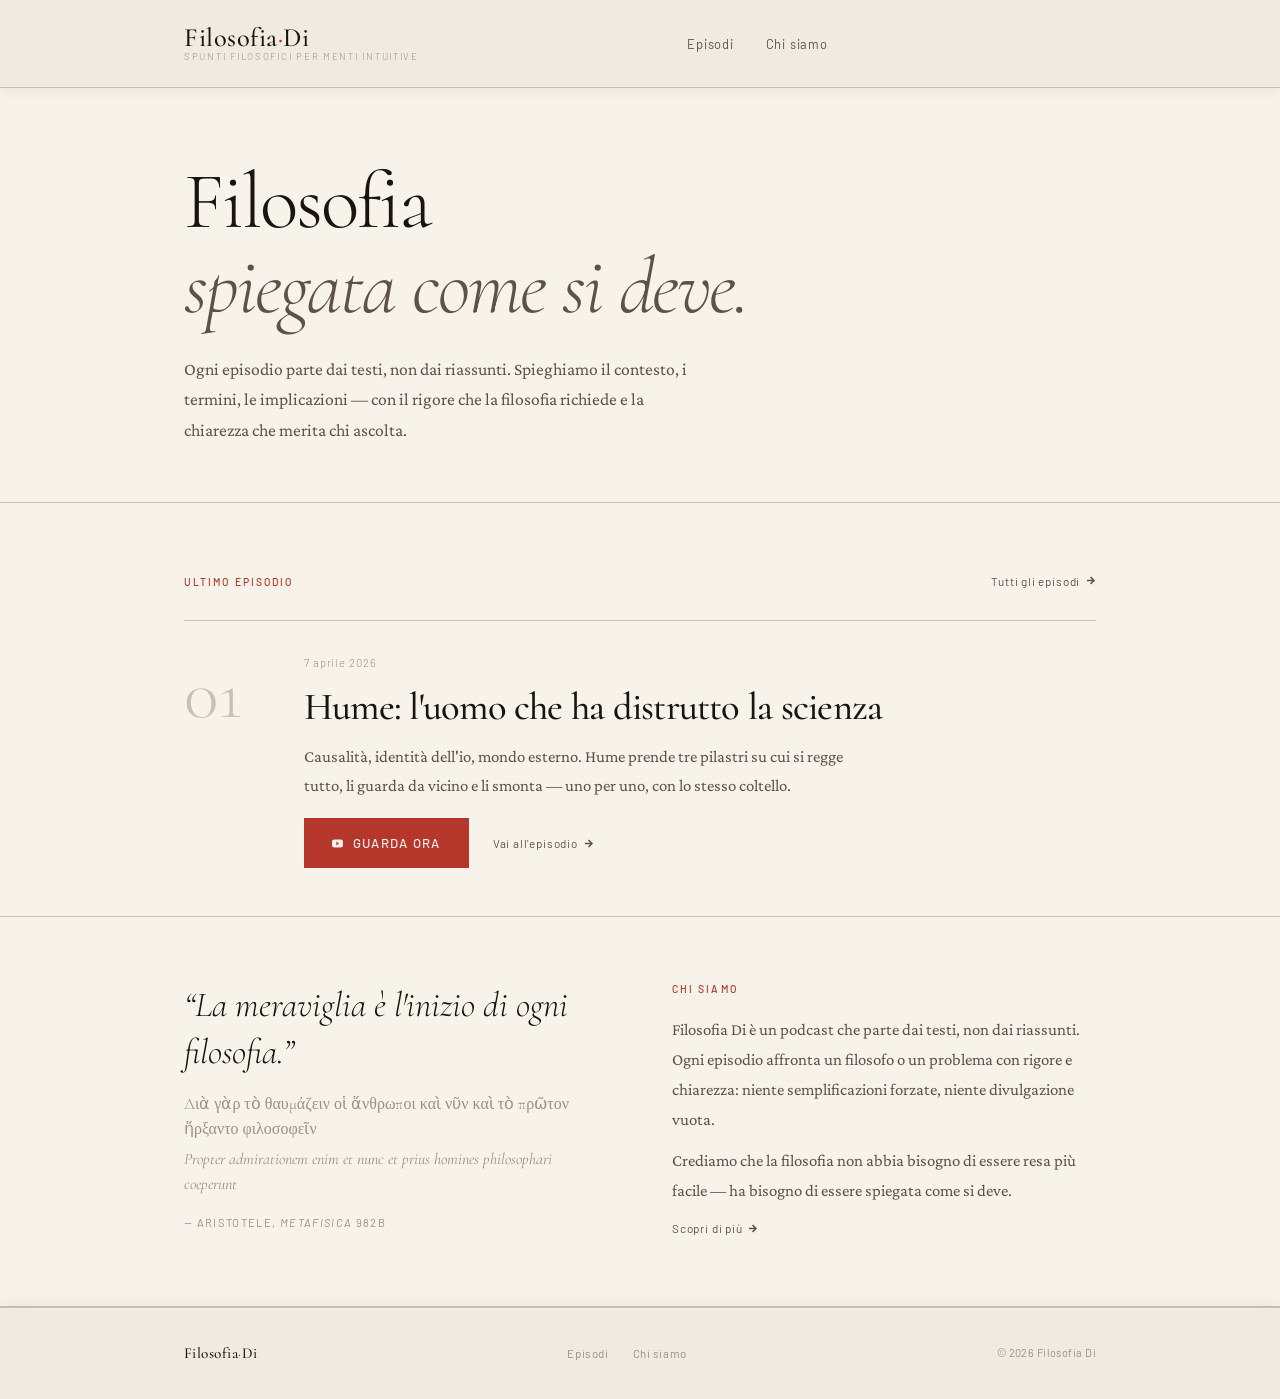
<file: index.html>
<!DOCTYPE html>
<html lang="it">
<head>
  <meta charset="UTF-8">
  <meta name="viewport" content="width=device-width, initial-scale=1.0">
  <meta name="description" content="Filosofia Di — Spunti filosofici per menti intuitive. Podcast di filosofia chiaro, rigoroso, accessibile.">
  <title>Filosofia Di — Spunti filosofici per menti intuitive</title>
  <link rel="preconnect" href="https://fonts.googleapis.com">
  <link rel="preconnect" href="https://fonts.gstatic.com" crossorigin>
  <link href="https://fonts.googleapis.com/css2?family=Cormorant:ital,wght@0,300;0,400;0,500;0,600;1,300;1,400;1,500&family=Crimson+Pro:ital,opsz,wght@0,6..72,300;0,6..72,400;0,6..72,600;1,6..72,300;1,6..72,400&family=Barlow:wght@300;400;500&display=swap" rel="stylesheet">
  <link rel="stylesheet" href="style.css">
</head>
<body>

<header class="site-header">
  <nav class="nav-inner">
    <a href="index.html" class="nav-logo">
      <span class="nav-logo-main">Filosofia<span class="dot">·</span>Di</span>
      <span class="nav-logo-sub">Spunti filosofici per menti intuitive</span>
    </a>
    <button class="nav-toggle" aria-label="Apri menu" aria-expanded="false">
      <span></span><span></span><span></span>
    </button>
    <ul class="nav-links">
      <li><a href="episodi.html">Episodi</a></li>
      <li><a href="chi-siamo.html">Chi siamo</a></li>
    </ul>
    <div class="nav-end">
      <!-- PIATTAFORME — decommentare quando disponibili
      <a href="#" class="nav-icon" aria-label="Spotify">...</a>
      <a href="#" class="nav-icon" aria-label="YouTube">...</a>
      -->
    </div>
  </nav>
</header>

<main class="page-wrap">

  <!-- IDENTITY -->
  <section class="identity-section">
    <div class="container">
      <h1 class="identity-tagline animate-in">
        Filosofia<br>
        <em>spiegata come si deve.</em>
      </h1>
      <p class="identity-desc animate-in">
        Ogni episodio parte dai testi, non dai riassunti. Spieghiamo il contesto, i termini, le implicazioni — con il rigore che la filosofia richiede e la chiarezza che merita chi ascolta.
      </p>
    </div>
  </section>

  <!-- ULTIMO EPISODIO -->
  <section class="ep-featured-section">
    <div class="container">
      <div class="sec-label reveal">
        <span class="label">Ultimo episodio</span>
        <a href="episodi.html" class="link-arrow">
          Tutti gli episodi
          <svg width="11" height="11" viewBox="0 0 11 11" fill="none" stroke="currentColor" stroke-width="1.5"><path d="M2 5.5h7M5.5 2l3.5 3.5-3.5 3.5"/></svg>
        </a>
      </div>
      <hr class="sec-rule">

      <div class="ep-featured" style="padding-top: 2rem;">
        <div class="ep-featured-num">01</div>
        <div class="ep-featured-body">
          <div class="ep-featured-meta">
            <span class="meta">7 aprile 2026</span>
          </div>
          <h2 class="ep-featured-title">
            <a href="episodio.html">Hume: l'uomo che ha distrutto la scienza</a>
          </h2>
          <p class="ep-featured-desc">
            Causalità, identità dell'io, mondo esterno. Hume prende tre pilastri su cui si regge tutto, li guarda da vicino e li smonta — uno per uno, con lo stesso coltello.
          </p>
          <div class="ep-featured-actions">
            <a href="episodio.html#video" class="btn btn-red">
              <svg width="11" height="11" viewBox="0 0 24 24" fill="currentColor"><path d="M23.498 6.186a3.016 3.016 0 0 0-2.122-2.136C19.505 3.545 12 3.545 12 3.545s-7.505 0-9.377.505A3.017 3.017 0 0 0 .502 6.186C0 8.07 0 12 0 12s0 3.93.502 5.814a3.016 3.016 0 0 0 2.122 2.136c1.871.505 9.376.505 9.376.505s7.505 0 9.377-.505a3.015 3.015 0 0 0 2.122-2.136C24 15.93 24 12 24 12s0-3.93-.502-5.814zM9.545 15.568V8.432L15.818 12l-6.273 3.568z"/></svg>
              Guarda ora
            </a>
            <a href="episodio.html" class="link-arrow" style="white-space: nowrap;">
              Vai all'episodio
              <svg width="11" height="11" viewBox="0 0 11 11" fill="none" stroke="currentColor" stroke-width="1.5"><path d="M2 5.5h7M5.5 2l3.5 3.5-3.5 3.5"/></svg>
            </a>
          </div>
        </div>
      </div>
    </div>
  </section>

  <!-- CITAZIONE + CHI SIAMO -->
  <section class="quote-section">
    <div class="container">
      <div class="home-bottom-grid">

        <blockquote class="aristotle-quote reveal">
          <p class="q-it">“La meraviglia è l'inizio di ogni filosofia.”</p>
          <span class="q-el">Διὰ γὰρ τὸ θαυμάζειν οἱ ἄνθρωποι καὶ νῦν καὶ τὸ πρῶτον ἤρξαντο φιλοσοφεῖν</span>
          <span class="q-la">Propter admirationem enim et nunc et prius homines philosophari coeperunt</span>
          <footer>— Aristotele, <em>Metafisica</em> 982b</footer>
        </blockquote>

        <div class="home-chi-siamo reveal">
          <span class="label" style="display:block; margin-bottom: 1rem;">Chi siamo</span>
          <p>
            Filosofia Di è un podcast che parte dai testi, non dai riassunti. Ogni episodio affronta un filosofo o un problema con rigore e chiarezza: niente semplificazioni forzate, niente divulgazione vuota.
          </p>
          <p>
            Crediamo che la filosofia non abbia bisogno di essere resa più facile — ha bisogno di essere spiegata come si deve.
          </p>
          <a href="chi-siamo.html" class="link-arrow" style="margin-top: 0.75rem; display:inline-flex;">
            Scopri di più
            <svg width="11" height="11" viewBox="0 0 11 11" fill="none" stroke="currentColor" stroke-width="1.5"><path d="M2 5.5h7M5.5 2l3.5 3.5-3.5 3.5"/></svg>
          </a>
        </div>

      </div>
    </div>
  </section>

</main>

<footer class="site-footer">
  <div class="container">
    <div class="footer-inner">
      <span class="footer-logo">Filosofia<span class="dot">·</span>Di</span>
      <nav class="footer-links">
        <a href="episodi.html">Episodi</a>
        <a href="chi-siamo.html">Chi siamo</a>
        <!-- PIATTAFORME — decommentare quando disponibili
        <a href="#">Spotify</a>
        <a href="#">YouTube</a>
        -->
      </nav>
      <span class="footer-copy">© 2026 Filosofia Di</span>
    </div>
  </div>
</footer>

<script src="script.js"></script>
</body>
</html>
</file>
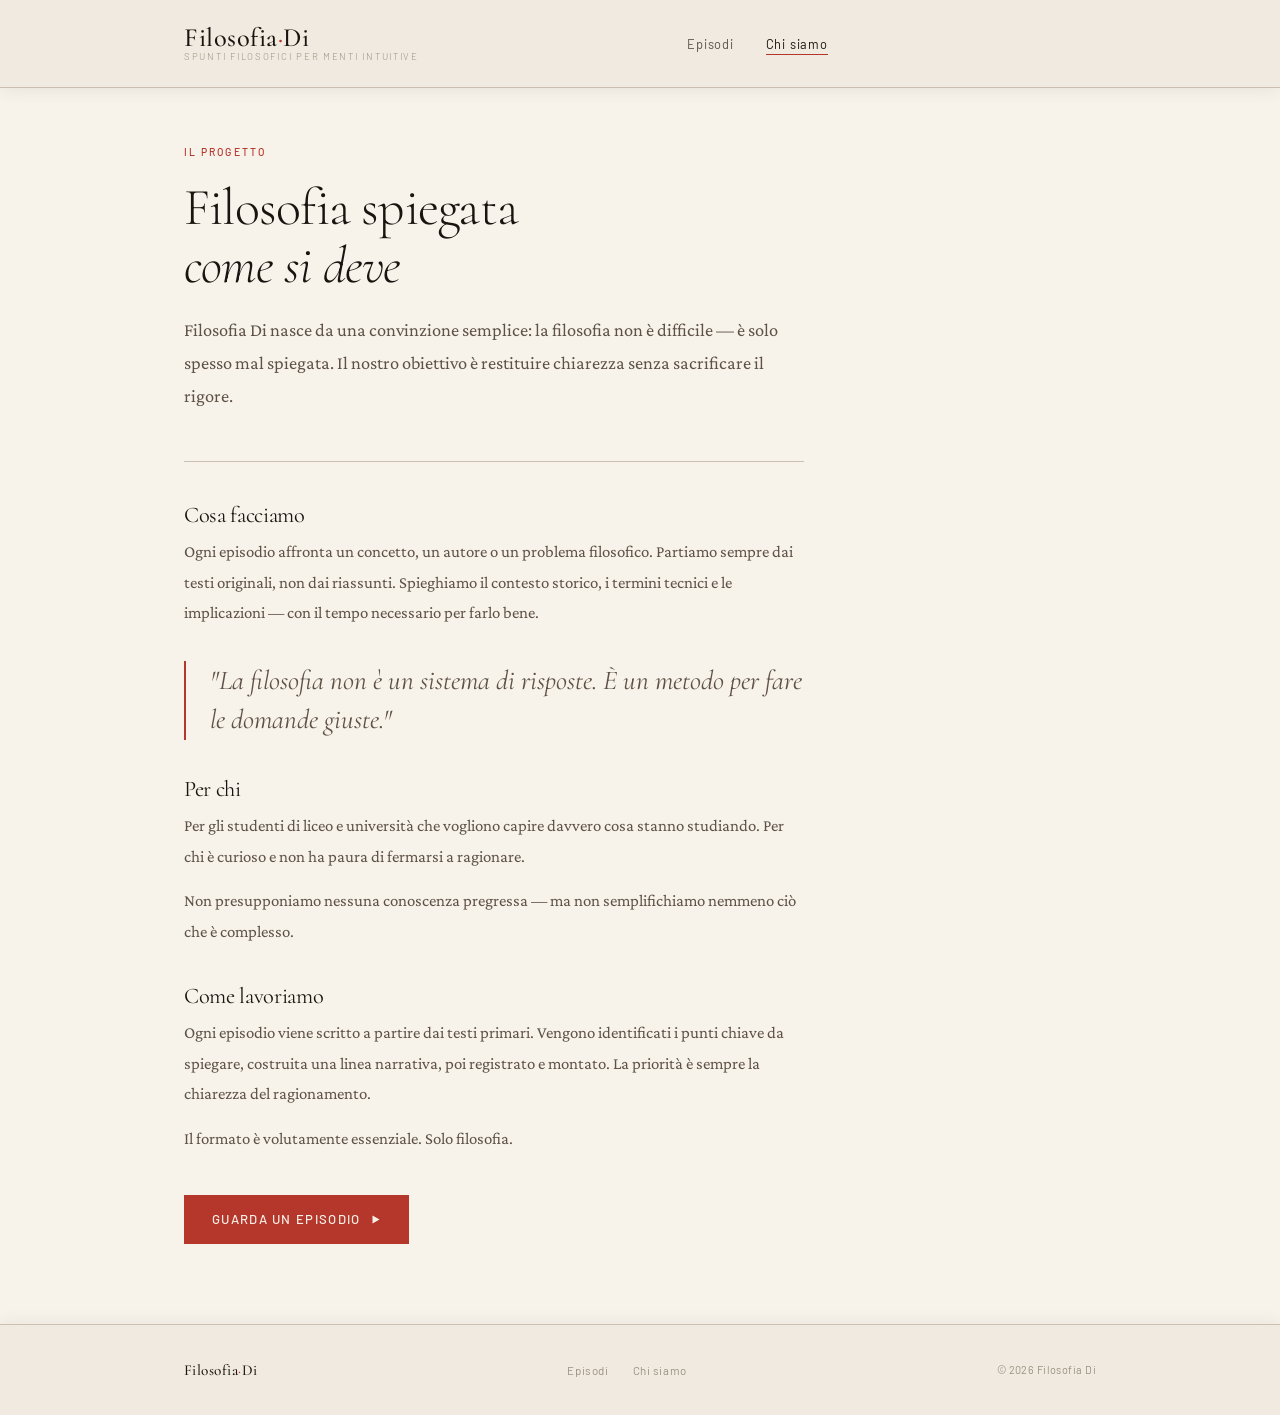
<file: chi-siamo.html>
<!DOCTYPE html>
<html lang="it">
<head>
  <meta charset="UTF-8">
  <meta name="viewport" content="width=device-width, initial-scale=1.0">
  <meta name="description" content="Chi siamo — Filosofia Di, spunti filosofici per menti intuitive.">
  <title>Chi siamo — Filosofia Di</title>
  <link rel="preconnect" href="https://fonts.googleapis.com">
  <link rel="preconnect" href="https://fonts.gstatic.com" crossorigin>
  <link href="https://fonts.googleapis.com/css2?family=Cormorant:ital,wght@0,300;0,400;0,500;0,600;1,300;1,400;1,500&family=Crimson+Pro:ital,opsz,wght@0,6..72,300;0,6..72,400;0,6..72,600;1,6..72,300;1,6..72,400&family=Barlow:wght@300;400;500&display=swap" rel="stylesheet">
  <link rel="stylesheet" href="style.css">
</head>
<body>

<header class="site-header">
  <nav class="nav-inner">
    <a href="index.html" class="nav-logo">
      <span class="nav-logo-main">Filosofia<span class="dot">·</span>Di</span>
      <span class="nav-logo-sub">Spunti filosofici per menti intuitive</span>
    </a>
    <button class="nav-toggle" aria-label="Apri menu" aria-expanded="false">
      <span></span><span></span><span></span>
    </button>
    <ul class="nav-links">
      <li><a href="episodi.html">Episodi</a></li>
      <li><a href="chi-siamo.html" class="active">Chi siamo</a></li>
    </ul>
    <div class="nav-end">
      <!-- PIATTAFORME — decommentare quando disponibili
      <a href="#" class="nav-icon" aria-label="Spotify">...</a>
      <a href="#" class="nav-icon" aria-label="YouTube">...</a>
      -->
    </div>
  </nav>
</header>

<main class="page-wrap">
  <div class="container">

    <div class="about-page-header">
      <span class="label animate-in" style="display:block; margin-bottom:1.1rem;">Il progetto</span>
      <h1 class="animate-in">Filosofia spiegata<br><em>come si deve</em></h1>
      <p class="lead animate-in" style="margin-top: 1.1rem;">
        Filosofia Di nasce da una convinzione semplice: la filosofia non è difficile — è solo spesso mal spiegata. Il nostro obiettivo è restituire chiarezza senza sacrificare il rigore.
      </p>
    </div>

    <div class="about-body">

      <h2 class="reveal">Cosa facciamo</h2>
      <p class="reveal">
        Ogni episodio affronta un concetto, un autore o un problema filosofico. Partiamo sempre dai testi originali, non dai riassunti. Spieghiamo il contesto storico, i termini tecnici e le implicazioni — con il tempo necessario per farlo bene.
      </p>

      <blockquote class="pull-quote reveal">
        "La filosofia non è un sistema di risposte. È un metodo per fare le domande giuste."
      </blockquote>

      <h2 class="reveal">Per chi</h2>
      <p class="reveal">
        Per gli studenti di liceo e università che vogliono capire davvero cosa stanno studiando. Per chi è curioso e non ha paura di fermarsi a ragionare.
      </p>
      <p class="reveal">
        Non presupponiamo nessuna conoscenza pregressa — ma non semplifichiamo nemmeno ciò che è complesso.
      </p>

      <h2 class="reveal">Come lavoriamo</h2>
      <p class="reveal">
        Ogni episodio viene scritto a partire dai testi primari. Vengono identificati i punti chiave da spiegare, costruita una linea narrativa, poi registrato e montato. La priorità è sempre la chiarezza del ragionamento.
      </p>
      <p class="reveal">
        Il formato è volutamente essenziale. Solo filosofia.
      </p>

      <div class="reveal" style="display:flex; gap:1rem; flex-wrap:wrap; margin-top:2.5rem;">
        <a href="episodi.html" class="btn btn-red">
          Guarda un episodio
          <svg width="11" height="11" viewBox="0 0 11 11" fill="currentColor"><path d="M2.5 1.5l7 4-7 4z"/></svg>
        </a>
      </div>

    </div>
  </div>
</main>

<footer class="site-footer">
  <div class="container">
    <div class="footer-inner">
      <span class="footer-logo">Filosofia<span class="dot">·</span>Di</span>
      <nav class="footer-links">
        <a href="episodi.html">Episodi</a>
        <a href="chi-siamo.html">Chi siamo</a>
        <!-- PIATTAFORME — decommentare quando disponibili
        <a href="#">Spotify</a>
        <a href="#">YouTube</a>
        -->
      </nav>
      <span class="footer-copy">© 2026 Filosofia Di</span>
    </div>
  </div>
</footer>

<script src="script.js"></script>
</body>
</html>
</file>
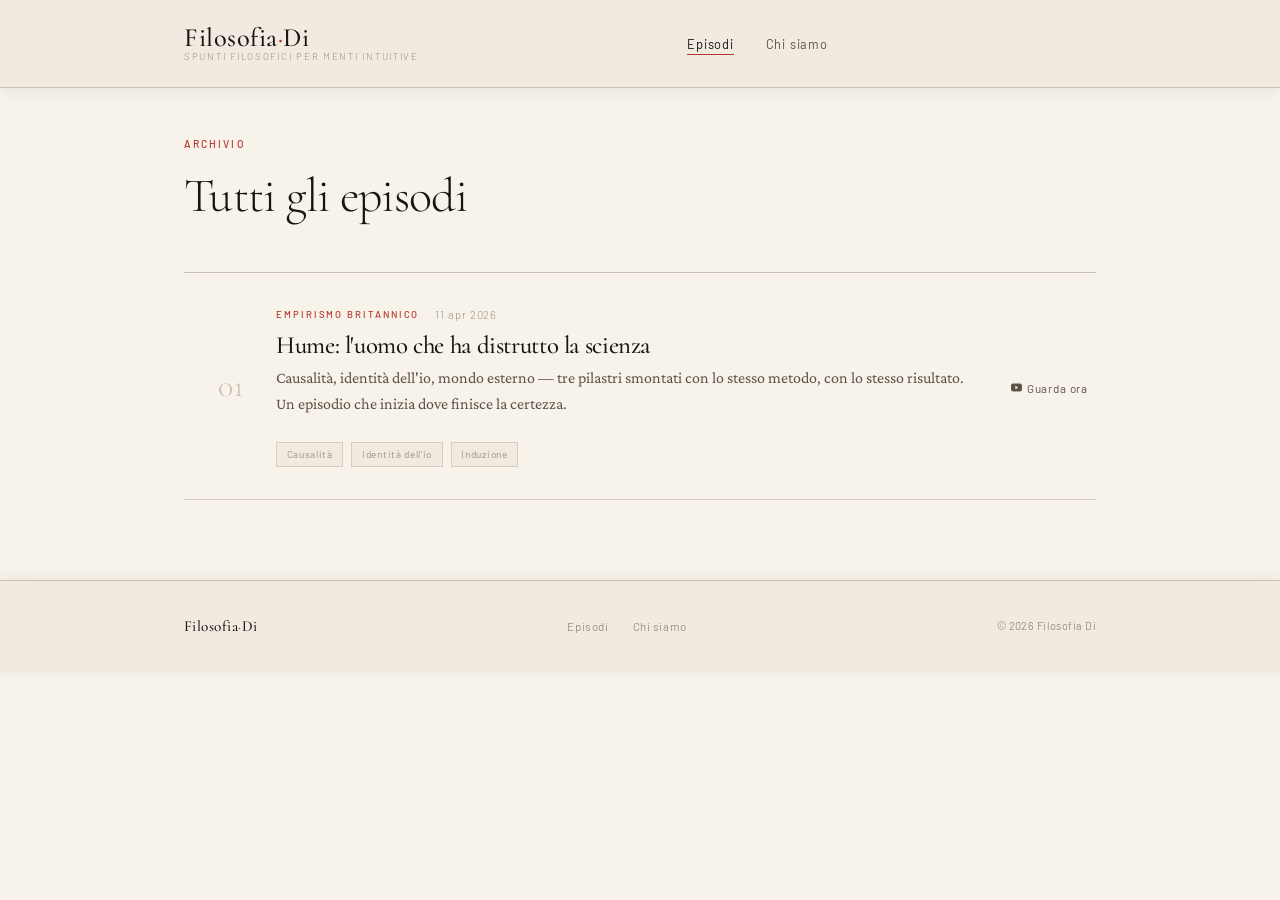
<file: episodi.html>
<!DOCTYPE html>
<html lang="it">
<head>
  <meta charset="UTF-8">
  <meta name="viewport" content="width=device-width, initial-scale=1.0">
  <meta name="description" content="Tutti gli episodi di Filosofia Di — spunti filosofici per menti intuitive.">
  <title>Episodi — Filosofia Di</title>
  <link rel="preconnect" href="https://fonts.googleapis.com">
  <link rel="preconnect" href="https://fonts.gstatic.com" crossorigin>
  <link href="https://fonts.googleapis.com/css2?family=Cormorant:ital,wght@0,300;0,400;0,500;0,600;1,300;1,400;1,500&family=Crimson+Pro:ital,opsz,wght@0,6..72,300;0,6..72,400;0,6..72,600;1,6..72,300;1,6..72,400&family=Barlow:wght@300;400;500&display=swap" rel="stylesheet">
  <link rel="stylesheet" href="style.css">
</head>
<body>

<header class="site-header">
  <nav class="nav-inner">
    <a href="index.html" class="nav-logo">
      <span class="nav-logo-main">Filosofia<span class="dot">·</span>Di</span>
      <span class="nav-logo-sub">Spunti filosofici per menti intuitive</span>
    </a>
    <button class="nav-toggle" aria-label="Apri menu" aria-expanded="false">
      <span></span><span></span><span></span>
    </button>
    <ul class="nav-links">
      <li><a href="episodi.html" class="active">Episodi</a></li>
      <li><a href="chi-siamo.html">Chi siamo</a></li>
    </ul>
    <div class="nav-end">
      <!-- PIATTAFORME — decommentare quando disponibili
      <a href="#" class="nav-icon" aria-label="Spotify">...</a>
      <a href="#" class="nav-icon" aria-label="YouTube">...</a>
      -->
    </div>
  </nav>
</header>

<main class="page-wrap">
  <div class="container">

    <div style="padding: 3rem 0 0;">
      <span class="label animate-in" style="display: block; margin-bottom: 1rem;">Archivio</span>
      <h1 style="font-family: var(--font-display); font-size: clamp(2rem, 5vw, 3rem); font-weight: 300;" class="animate-in">
        Tutti gli episodi
      </h1>
    </div>

    <div class="ep-list-section">
      <div class="ep-list">

        <!-- Ep. 01 -->
        <a href="episodio.html" class="ep-row ep-row-link reveal">
          <span class="row-n">01</span>
          <div class="row-body">
            <div class="row-eyebrow">
              <span class="label" style="font-size: 0.6rem;">Empirismo britannico</span>
              <span class="meta">11 apr 2026</span>
            </div>
            <h2 class="row-title">Hume: l'uomo che ha distrutto la scienza</h2>
            <p class="row-desc">Causalità, identità dell'io, mondo esterno — tre pilastri smontati con lo stesso metodo, con lo stesso risultato. Un episodio che inizia dove finisce la certezza.</p>
            <div class="row-tags">
              <span class="row-tag">Causalità</span>
              <span class="row-tag">Identità dell'io</span>
              <span class="row-tag">Induzione</span>
            </div>
          </div>
          <div class="row-meta-col">
            <span class="link-arrow" style="white-space: nowrap;">
              <svg width="11" height="11" viewBox="0 0 24 24" fill="currentColor"><path d="M23.498 6.186a3.016 3.016 0 0 0-2.122-2.136C19.505 3.545 12 3.545 12 3.545s-7.505 0-9.377.505A3.017 3.017 0 0 0 .502 6.186C0 8.07 0 12 0 12s0 3.93.502 5.814a3.016 3.016 0 0 0 2.122 2.136c1.871.505 9.376.505 9.376.505s7.505 0 9.377-.505a3.015 3.015 0 0 0 2.122-2.136C24 15.93 24 12 24 12s0-3.93-.502-5.814zM9.545 15.568V8.432L15.818 12l-6.273 3.568z"/></svg>
              Guarda ora
            </span>
          </div>
        </a>

      </div>
    </div>

  </div>
</main>

<footer class="site-footer">
  <div class="container">
    <div class="footer-inner">
      <span class="footer-logo">Filosofia<span class="dot">·</span>Di</span>
      <nav class="footer-links">
        <a href="episodi.html">Episodi</a>
        <a href="chi-siamo.html">Chi siamo</a>
      </nav>
      <span class="footer-copy">© 2026 Filosofia Di</span>
    </div>
  </div>
</footer>

<script src="script.js"></script>
</body>
</html>
</file>
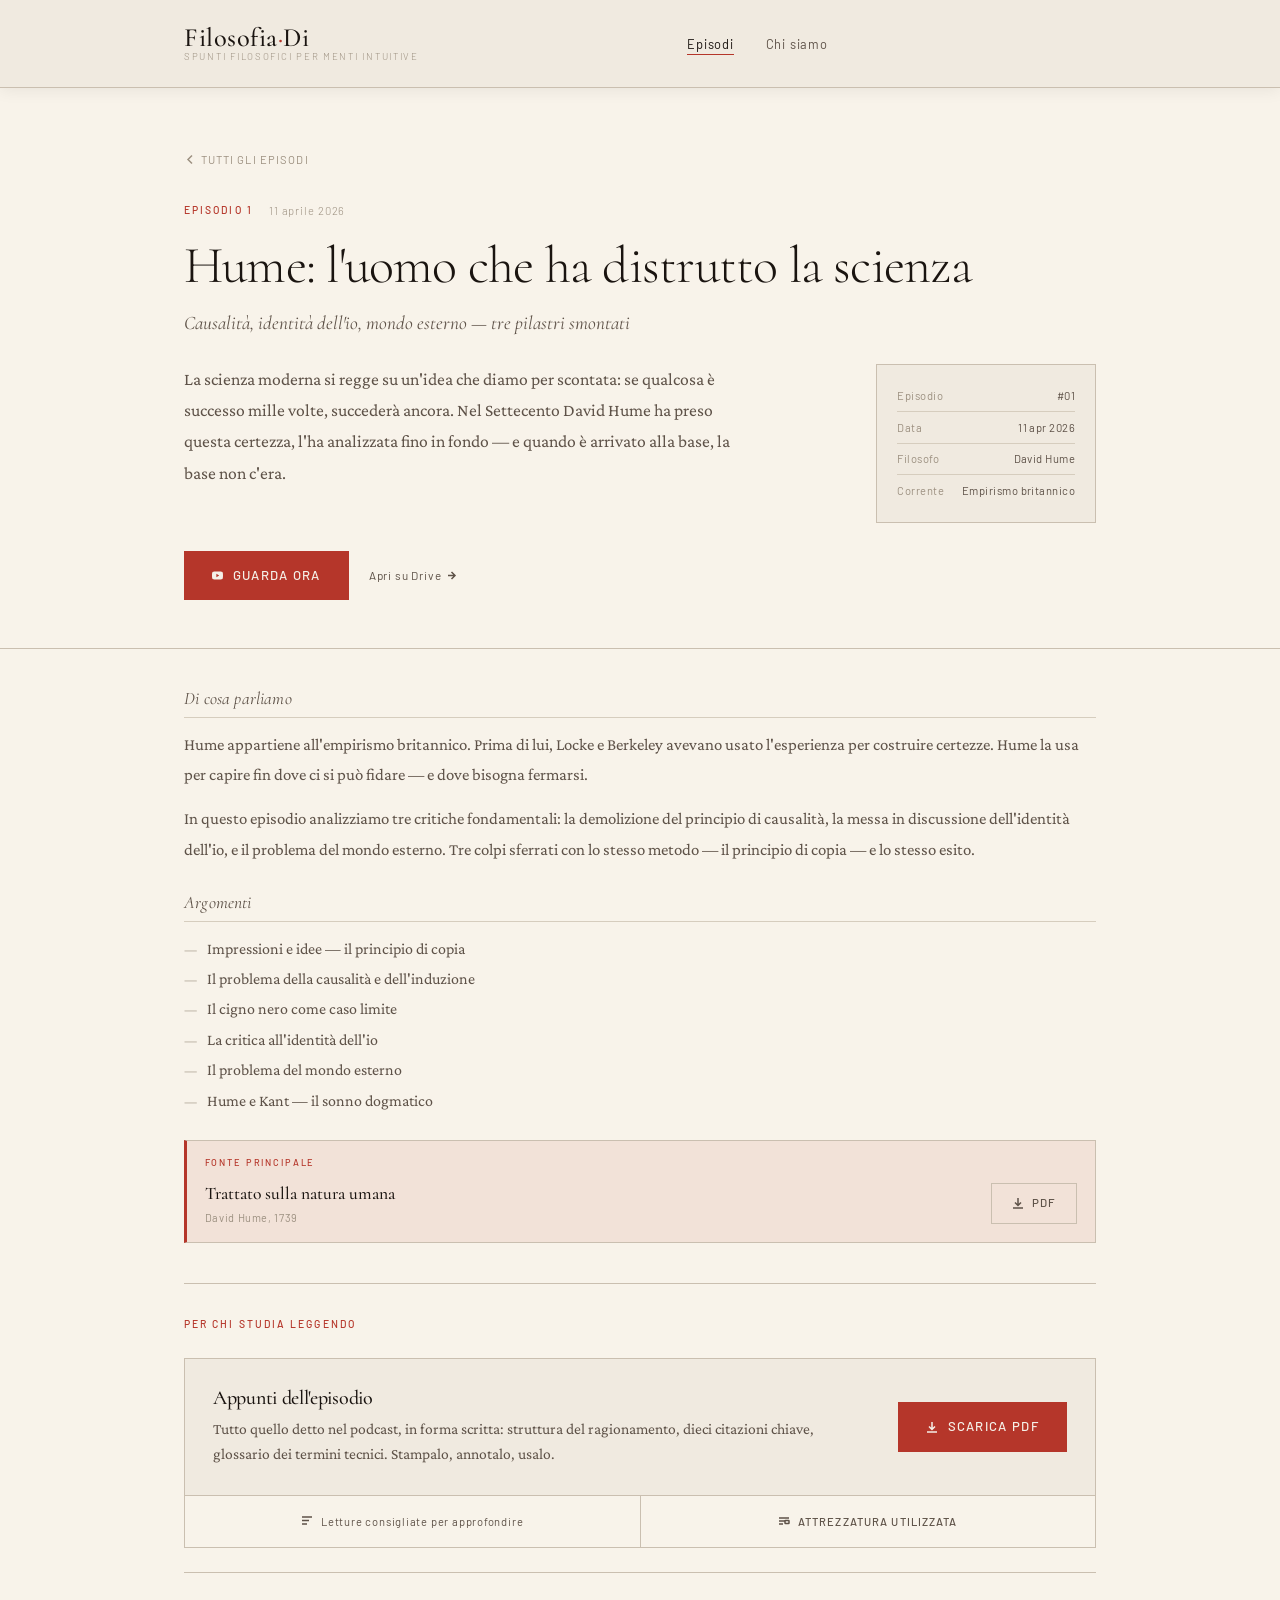
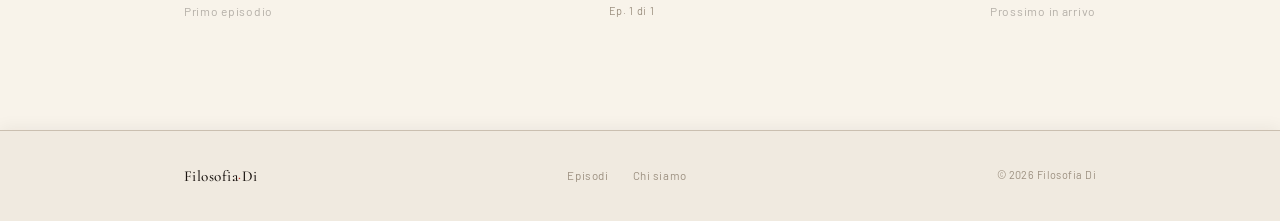
<file: episodio.html>
<!DOCTYPE html>
<html lang="it">
<head>
  <meta charset="UTF-8">
  <meta name="viewport" content="width=device-width, initial-scale=1.0">
  <meta name="description" content="Hume: l'uomo che ha distrutto la scienza — Ep. 1, Filosofia Di.">
  <title>Ep. 1: Hume — Filosofia Di</title>
  <link rel="preconnect" href="https://fonts.googleapis.com">
  <link rel="preconnect" href="https://fonts.gstatic.com" crossorigin>
  <link href="https://fonts.googleapis.com/css2?family=Cormorant:ital,wght@0,300;0,400;0,500;0,600;1,300;1,400;1,500&family=Crimson+Pro:ital,opsz,wght@0,6..72,300;0,6..72,400;0,6..72,600;1,6..72,300;1,6..72,400&family=Barlow:wght@300;400;500&display=swap" rel="stylesheet">
  <link rel="stylesheet" href="style.css">
</head>
<body>

<header class="site-header">
  <nav class="nav-inner">
    <a href="index.html" class="nav-logo">
      <span class="nav-logo-main">Filosofia<span class="dot">·</span>Di</span>
      <span class="nav-logo-sub">Spunti filosofici per menti intuitive</span>
    </a>
    <button class="nav-toggle" aria-label="Apri menu" aria-expanded="false">
      <span></span><span></span><span></span>
    </button>
    <ul class="nav-links">
      <li><a href="episodi.html">Episodi</a></li>
      <li><a href="chi-siamo.html">Chi siamo</a></li>
    </ul>
    <div class="nav-end">
      <!-- PIATTAFORME — decommentare quando disponibili
      <a href="#" class="nav-icon" aria-label="Spotify">...</a>
      <a href="#" class="nav-icon" aria-label="YouTube">...</a>
      -->
    </div>
  </nav>
</header>

<main class="page-wrap">

  <section class="ep-header">
    <div class="container">
      <a href="episodi.html" class="back-link animate-in">
        <svg width="11" height="11" viewBox="0 0 11 11" fill="none" stroke="currentColor" stroke-width="1.5"><path d="M8 1.5L4 5.5l4 4"/></svg>
        Tutti gli episodi
      </a>
      <div class="ep-eyebrow animate-in">
        <span class="label">Episodio 1</span>
        <span class="meta">11 aprile 2026</span>
      </div>
      <h1 class="ep-main-title animate-in">Hume: l'uomo che ha distrutto la scienza</h1>
      <p class="ep-subtitle animate-in">Causalità, identità dell'io, mondo esterno — tre pilastri smontati</p>

      <!-- Descrizione + dettagli fianco a fianco -->
      <div class="ep-intro-grid animate-in">
        <p class="ep-full-desc" style="margin-bottom: 0;">
          La scienza moderna si regge su un'idea che diamo per scontata: se qualcosa è successo mille volte, succederà ancora. Nel Settecento David Hume ha preso questa certezza, l'ha analizzata fino in fondo — e quando è arrivato alla base, la base non c'era.
        </p>
        <div class="ep-intro-details">
          <div class="sidebar-detail">
            <span class="key">Episodio</span>
            <span class="val">#01</span>
          </div>
          <div class="sidebar-detail">
            <span class="key">Data</span>
            <span class="val">11 apr 2026</span>
          </div>
          <div class="sidebar-detail">
            <span class="key">Filosofo</span>
            <span class="val">David Hume</span>
          </div>
          <div class="sidebar-detail">
            <span class="key">Corrente</span>
            <span class="val">Empirismo britannico</span>
          </div>
        </div>
      </div>

      <div class="animate-in" style="margin-top: 1.75rem; display:flex; align-items:center; gap:1.25rem; flex-wrap:wrap;">
        <button class="btn btn-red" id="btnVideo">
          <svg width="11" height="11" viewBox="0 0 24 24" fill="currentColor"><path d="M23.498 6.186a3.016 3.016 0 0 0-2.122-2.136C19.505 3.545 12 3.545 12 3.545s-7.505 0-9.377.505A3.017 3.017 0 0 0 .502 6.186C0 8.07 0 12 0 12s0 3.93.502 5.814a3.016 3.016 0 0 0 2.122 2.136c1.871.505 9.376.505 9.376.505s7.505 0 9.377-.505a3.015 3.015 0 0 0 2.122-2.136C24 15.93 24 12 24 12s0-3.93-.502-5.814zM9.545 15.568V8.432L15.818 12l-6.273 3.568z"/></svg>
          Guarda ora
        </button>
        <a href="https://drive.google.com/file/d/1XDLSDm3e9_HS7JfXlG1NqXZLlXf502sz/view" target="_blank" rel="noopener" class="link-arrow">
          Apri su Drive
          <svg width="11" height="11" viewBox="0 0 11 11" fill="none" stroke="currentColor" stroke-width="1.5"><path d="M2 5.5h7M5.5 2l3.5 3.5-3.5 3.5"/></svg>
        </a>
      </div>

    </div>
  </section>

  <section class="ep-body">
    <div class="container">


      <!-- Note -->
      <div class="ep-notes reveal">
        <h3>Di cosa parliamo</h3>
        <p>
          Hume appartiene all'empirismo britannico. Prima di lui, Locke e Berkeley avevano usato l'esperienza per costruire certezze. Hume la usa per capire fin dove ci si può fidare — e dove bisogna fermarsi.
        </p>
        <p>
          In questo episodio analizziamo tre critiche fondamentali: la demolizione del principio di causalità, la messa in discussione dell'identità dell'io, e il problema del mondo esterno. Tre colpi sferrati con lo stesso metodo — il principio di copia — e lo stesso esito.
        </p>

        <h3 style="margin-top: 1.75rem;">Argomenti</h3>
        <ul>
          <li>Impressioni e idee — il principio di copia</li>
          <li>Il problema della causalità e dell'induzione</li>
          <li>Il cigno nero come caso limite</li>
          <li>La critica all'identità dell'io</li>
          <li>Il problema del mondo esterno</li>
          <li>Hume e Kant — il sonno dogmatico</li>
        </ul>

        <!-- Fonte principale -->
        <div class="fonte-principale">
          <span class="label" style="font-size: 0.58rem;">Fonte principale</span>
          <div class="fonte-row">
            <div>
              <span class="fonte-titolo">Trattato sulla natura umana</span>
              <span class="fonte-anno">David Hume, 1739</span>
            </div>
            <a href="pdf/hume-trattato-natura-umana.pdf" class="btn-download" download>
              <svg width="12" height="12" viewBox="0 0 12 12" fill="none" stroke="currentColor" stroke-width="1.5"><path d="M6 1v7M3 5.5l3 3 3-3M1 11h10"/></svg>
              PDF
            </a>
          </div>
        </div>

      </div>

      <!-- Per chi studia leggendo -->
      <div class="ep-study-section reveal">
        <hr class="sec-rule" style="margin-bottom: 2rem;">
        <span class="label" style="display:block; font-size: 0.65rem; margin-bottom: 1.5rem;">Per chi studia leggendo</span>

        <div class="study-block">

          <!-- Appunti download -->
          <div class="study-appunti">
            <div class="study-appunti-text">
              <h3 class="study-appunti-title">Appunti dell'episodio</h3>
              <p class="study-appunti-desc">Tutto quello detto nel podcast, in forma scritta: struttura del ragionamento, dieci citazioni chiave, glossario dei termini tecnici. Stampalo, annotalo, usalo.</p>
            </div>
            <a href="pdf/appunti-hume-ep01.pdf" class="btn btn-red" download>
              <svg width="12" height="12" viewBox="0 0 12 12" fill="none" stroke="currentColor" stroke-width="1.5"><path d="M6 1v7M3 5.5l3 3 3-3M1 11h10"/></svg>
              Scarica PDF
            </a>
          </div>

          <!-- Azioni secondarie -->
          <div class="study-actions">
            <button class="btn-fonti" id="btnFonti">
              <svg width="12" height="12" viewBox="0 0 12 12" fill="none" stroke="currentColor" stroke-width="1.5"><path d="M1 2h10M1 5.5h7M1 9h5"/></svg>
              Letture consigliate per approfondire
            </button>
            <button class="btn-backstage" id="btnBackstage" style="max-width: none;">
              <svg width="12" height="12" viewBox="0 0 12 12" fill="none" stroke="currentColor" stroke-width="1.5"><path d="M1 3h10M1 6h6M1 9h4"/><rect x="7" y="5.5" width="4" height="3" rx="0.5"/></svg>
              Attrezzatura utilizzata
            </button>
          </div>

        </div>
      </div>

      <nav class="ep-nav reveal" aria-label="Navigazione episodi">
        <span style="opacity:0.3; font-family:var(--font-ui); font-size:0.75rem; letter-spacing:0.06em;">Primo episodio</span>
        <span class="center">Ep. 1 di 1</span>
        <span style="opacity:0.3; font-family:var(--font-ui); font-size:0.75rem; letter-spacing:0.06em;">Prossimo in arrivo</span>
      </nav>
    </div>
  </section>

</main>

<footer class="site-footer">
  <div class="container">
    <div class="footer-inner">
      <span class="footer-logo">Filosofia<span class="dot">·</span>Di</span>
      <nav class="footer-links">
        <a href="episodi.html">Episodi</a>
        <a href="chi-siamo.html">Chi siamo</a>
      </nav>
      <span class="footer-copy">© 2026 Filosofia Di</span>
    </div>
  </div>
</footer>

<!-- ===== MODAL FONTI ===== -->
<div class="fd-modal" id="modalFonti" role="dialog" aria-modal="true" aria-labelledby="fontiTitle">
  <div class="fd-modal-box" style="max-width: 860px;">
    <div class="fd-modal-head">
      <div>
        <p class="fd-modal-subtitle">Episodio 1 · Hume</p>
        <h2 class="fd-modal-title" id="fontiTitle">Letture consigliate per approfondire</h2>
      </div>
      <button class="fd-modal-close" data-close="modalFonti" aria-label="Chiudi">×</button>
    </div>
    <div class="fd-modal-body">
      <p class="fonti-intro">Per chi vuole andare oltre le note di studio: una selezione ragionata di testi primari, commentari e studi critici per approfondire Hume e il contesto in cui si inserisce.</p>
      <div class="fonti-section">
        <h3 class="fonti-section-title">Testi primari di Hume</h3>
        <div class="fonte-card fonte-card-primary">
          <div class="fonte-card-head">
            <span class="fonte-card-title">A Treatise of Human Nature</span>
            <span class="fonte-card-year">1739–40</span>
            <a href="pdf/hume-trattato-natura-umana.pdf" class="btn-download" download style="margin-left:auto;"><svg width="12" height="12" viewBox="0 0 12 12" fill="none" stroke="currentColor" stroke-width="1.5"><path d="M6 1v7M3 5.5l3 3 3-3M1 11h10"/></svg>PDF</a>
          </div>
          <p class="fonte-card-desc">L'opera fondamentale, in tre libri: <em>Of the Understanding</em>, <em>Of the Passions</em>, <em>Of Morals</em>. Edizione consigliata: Oxford Philosophical Texts, ed. D.F. Norton &amp; M.J. Norton (OUP, 2000). Contiene tutti i passaggi citati in questo episodio.</p>
        </div>
        <div class="fonte-card">
          <div class="fonte-card-head">
            <span class="fonte-card-title">An Enquiry Concerning Human Understanding</span>
            <span class="fonte-card-year">1748</span>
            <a href="pdf/hume-ricerca-intelletto-umano.pdf" class="btn-download" download style="margin-left:auto;"><svg width="12" height="12" viewBox="0 0 12 12" fill="none" stroke="currentColor" stroke-width="1.5"><path d="M6 1v7M3 5.5l3 3 3-3M1 11h10"/></svg>PDF</a>
          </div>
          <p class="fonte-card-desc">Riscrittura semplificata del Libro I del Trattato. Punto di ingresso ideale per chi si avvicina a Hume per la prima volta. Edizione italiana: <em>Ricerca sull'intelletto umano</em>, Laterza, trad. M. Dal Pra.</p>
        </div>
        <div class="fonte-card">
          <div class="fonte-card-head">
            <span class="fonte-card-title">An Enquiry Concerning the Principles of Morals</span>
            <span class="fonte-card-year">1751</span>
            <a href="pdf/hume-ricerca-principi-morale.pdf" class="btn-download" download style="margin-left:auto;"><svg width="12" height="12" viewBox="0 0 12 12" fill="none" stroke="currentColor" stroke-width="1.5"><path d="M6 1v7M3 5.5l3 3 3-3M1 11h10"/></svg>PDF</a>
          </div>
          <p class="fonte-card-desc">Versione riveduta del Libro III del Trattato, sulla fondazione empirica della morale. Hume la considerava la sua opera migliore.</p>
        </div>
        <div class="fonte-card">
          <div class="fonte-card-head">
            <span class="fonte-card-title">Dialogues Concerning Natural Religion</span>
            <span class="fonte-card-year">postumo, 1779</span>
            <a href="pdf/hume-dialoghi-religione-naturale.pdf" class="btn-download" download style="margin-left:auto;"><svg width="12" height="12" viewBox="0 0 12 12" fill="none" stroke="currentColor" stroke-width="1.5"><path d="M6 1v7M3 5.5l3 3 3-3M1 11h10"/></svg>PDF</a>
          </div>
          <p class="fonte-card-desc">Critica alla teologia naturale e all'argomento dal progetto (design argument). Pubblicato postumo su richiesta di Hume stesso. Fondamentale per capire la sua filosofia della religione.</p>
        </div>
        <div class="fonte-card">
          <div class="fonte-card-head">
            <span class="fonte-card-title">My Own Life</span>
            <span class="fonte-card-year">1776</span>
          </div>
          <p class="fonte-card-desc">Breve autobiografia scritta poche settimane prima di morire. Documento straordinario sulla serenità con cui Hume affrontò la morte, che scandalizzò i contemporanei religiosi.</p>
        </div>
      </div>
      <div class="fonti-section">
        <h3 class="fonti-section-title">Commentari e introduzioni</h3>
        <div class="fonte-card">
          <div class="fonte-card-head"><span class="fonte-card-title">Barry Stroud — <em>Hume</em></span><span class="fonte-card-year">Routledge, 1977</span></div>
          <p class="fonte-card-desc">Il commentario analitico più autorevole. Tratta sistematicamente causalità, identità personale e scetticismo. Livello: intermedio.</p>
        </div>
        <div class="fonte-card">
          <div class="fonte-card-head"><span class="fonte-card-title">Don Garrett — <em>Cognition and Commitment in Hume's Philosophy</em></span><span class="fonte-card-year">OUP, 1997</span></div>
          <p class="fonte-card-desc">Analisi tecnica della struttura argomentativa del Trattato. Fondamentale per chi vuole capire l'architettura interna del pensiero humeano. Livello: avanzato.</p>
        </div>
        <div class="fonte-card">
          <div class="fonte-card-head"><span class="fonte-card-title">Simon Blackburn — <em>How to Read Hume</em></span><span class="fonte-card-year">Granta Books, 2008</span></div>
          <p class="fonte-card-desc">Introduzione divulgativa di alta qualità, scritta da uno dei maggiori filosofi analitici contemporanei. Ottima per chi parte da zero. Breve e accessibile.</p>
        </div>
        <div class="fonte-card">
          <div class="fonte-card-head"><span class="fonte-card-title">Annette Baier — <em>A Progress of Sentiments</em></span><span class="fonte-card-year">Harvard UP, 1991</span></div>
          <p class="fonte-card-desc">Lettura unitaria del Trattato come opera coerente. Valorizza il ruolo dei sentimenti e della simpatia, spesso sottovalutati. Prospettiva originale.</p>
        </div>
        <div class="fonte-card">
          <div class="fonte-card-head"><span class="fonte-card-title">Aa.Vv. — <em>The Cambridge Companion to Hume</em></span><span class="fonte-card-year">CUP, 2008, 2a ed.</span></div>
          <p class="fonte-card-desc">Volume collettivo con saggi specialistici su ogni aspetto del pensiero humeano: epistemologia, causalità, identità, estetica, politica, religione. Punto di riferimento accademico essenziale.</p>
        </div>
        <div class="fonte-card">
          <div class="fonte-card-head"><span class="fonte-card-title">Mario Dal Pra — <em>Hume</em></span><span class="fonte-card-year">Laterza, 1973</span></div>
          <p class="fonte-card-desc">Il più importante studio monografico italiano su Hume. Storico e puntuale. Indispensabile per chi legge in italiano.</p>
        </div>
      </div>
      <div class="fonti-section">
        <h3 class="fonti-section-title">Contesto filosofico e confronti</h3>
        <div class="fonte-card">
          <div class="fonte-card-head"><span class="fonte-card-title">John Locke — <em>An Essay Concerning Human Understanding</em></span><span class="fonte-card-year">1689</span></div>
          <p class="fonte-card-desc">L'antecedente diretto di Hume nell'empirismo. Locke introduce la metafora della mente come <em>tabula rasa</em> e distingue idee semplici e complesse.</p>
        </div>
        <div class="fonte-card">
          <div class="fonte-card-head"><span class="fonte-card-title">George Berkeley — <em>A Treatise Concerning the Principles of Human Knowledge</em></span><span class="fonte-card-year">1710</span></div>
          <p class="fonte-card-desc">Il passo intermedio tra Locke e Hume: Berkeley nega l'esistenza di una materia indipendente dalla percezione (<em>esse est percipi</em>). Breve e stilisticamente eccellente.</p>
        </div>
        <div class="fonte-card">
          <div class="fonte-card-head"><span class="fonte-card-title">Immanuel Kant — <em>Prolegomeni</em></span><span class="fonte-card-year">1783</span></div>
          <p class="fonte-card-desc">La risposta di Kant a Hume: più accessibile della <em>Critica della Ragion Pura</em>. Spiega come Kant reinterpreta la causalità come categoria a priori dell'intelletto.</p>
        </div>
        <div class="fonte-card">
          <div class="fonte-card-head"><span class="fonte-card-title">Karl Popper — <em>The Logic of Scientific Discovery</em></span><span class="fonte-card-year">1934/1959</span></div>
          <p class="fonte-card-desc">Il falsificazionismo come risposta al problema dell'induzione di Hume. Popper riconosce esplicitamente il debito verso Hume. Fondamentale per la filosofia della scienza.</p>
        </div>
        <div class="fonte-card">
          <div class="fonte-card-head"><span class="fonte-card-title">Derek Parfit — <em>Reasons and Persons</em>, Parte III</span><span class="fonte-card-year">OUP, 1984</span></div>
          <p class="fonte-card-desc">La versione contemporanea della bundle theory: Parfit argomenta che l'identità personale non è ciò che conta. Dialoga direttamente con Hume. Uno dei libri di filosofia più influenti del XX secolo.</p>
        </div>
        <div class="fonte-card">
          <div class="fonte-card-head"><span class="fonte-card-title">Thomas Metzinger — <em>The Ego Tunnel</em></span><span class="fonte-card-year">Basic Books, 2009</span></div>
          <p class="fonte-card-desc">La neuroscienza del sé: Metzinger mostra come la ricerca empirica contemporanea converga con la bundle theory di Hume. Affascinante ponte tra filosofia e scienza cognitiva.</p>
        </div>
      </div>
      <div class="fonti-section" style="margin-bottom: 0;">
        <h3 class="fonti-section-title">Risorse online di qualità</h3>
        <div class="fonte-card">
          <div class="fonte-card-head"><span class="fonte-card-title">Stanford Encyclopedia of Philosophy — voce «David Hume»</span></div>
          <p class="fonte-card-desc"><code>plato.stanford.edu/entries/hume</code> — La risorsa accademica online più affidabile. Aggiornata, con bibliography completa e distinta per argomento. Gratuita.</p>
        </div>
        <div class="fonte-card">
          <div class="fonte-card-head"><span class="fonte-card-title">Early Modern Texts</span></div>
          <p class="fonte-card-desc"><code>earlymoderntexts.com</code> — Jonathan Bennett offre versioni modernizzate e leggibili dei testi di Hume (e altri filosofi moderni), con glosse esplicative. Ideale per avvicinarsi al testo originale.</p>
        </div>
        <div class="fonte-card" style="border-bottom: none;">
          <div class="fonte-card-head"><span class="fonte-card-title">PhilPapers — sezione Hume</span></div>
          <p class="fonte-card-desc"><code>philpapers.org</code> — Archivio di articoli accademici su Hume, molti in open access. Utile per chi vuole seguire il dibattito specialistico contemporaneo.</p>
        </div>
      </div>
    </div>
  </div>
</div>

<!-- ===== MODAL BACKSTAGE ===== -->
<div class="fd-modal" id="modalBackstage" role="dialog" aria-modal="true" aria-labelledby="bsTitle">
  <div class="fd-modal-box">
    <div class="fd-modal-head">
      <div>
        <p class="fd-modal-subtitle">Episodio 1 · Hume</p>
        <h2 class="fd-modal-title" id="bsTitle">Attrezzatura</h2>
      </div>
      <button class="fd-modal-close" data-close="modalBackstage" aria-label="Chiudi">×</button>
    </div>
    <div class="fd-modal-body">
      <div class="equip-section">
        <h3>Attrezzatura utilizzata</h3>
        <div class="equip-list">
          <div class="equip-item"><span class="equip-cat">Camera</span><span class="equip-name">2× Canon EOS 2000D</span></div>
          <div class="equip-item"><span class="equip-cat">Microfono</span><span class="equip-name">BOYA Mini</span></div>
          <div class="equip-item"><span class="equip-cat">Interfaccia audio</span><span class="equip-name">Dolby On</span></div>
          <div class="equip-item"><span class="equip-cat">Illuminazione</span><span class="equip-name">Pannello LED diffuso + luce ambiente naturale</span></div>
          <div class="equip-item"><span class="equip-cat">Editing video</span><span class="equip-name">DaVinci Resolve</span></div>
          <div class="equip-item"><span class="equip-cat">Editing audio</span><span class="equip-name">Audacity</span></div>
        </div>
      </div>
    </div>
  </div>
</div>

<!-- ===== MODAL VIDEO ===== -->
<div class="fd-modal fd-video-modal" id="modalVideo" role="dialog" aria-modal="true" aria-labelledby="vidTitle">
  <div class="fd-modal-box">
    <div class="fd-modal-head">
      <div>
        <p class="fd-modal-subtitle">Episodio 1 · Hume</p>
        <h2 class="fd-modal-title" id="vidTitle">Guarda il video</h2>
      </div>
      <button class="fd-modal-close" data-close="modalVideo" aria-label="Chiudi">×</button>
    </div>
    <div class="fd-video-embed">
      <iframe src="https://drive.google.com/file/d/1XDLSDm3e9_HS7JfXlG1NqXZLlXf502sz/preview" allowfullscreen allow="autoplay"></iframe>
    </div>
  </div>
</div>

<script src="script.js"></script>
</body>
</html>
</file>
<file: style.css>
/* =========================================
   FILOSOFIA DI — Light Editorial Theme
   ========================================= */

@import url('https://fonts.googleapis.com/css2?family=Cormorant:ital,wght@0,300;0,400;0,500;0,600;1,300;1,400;1,500&family=Crimson+Pro:ital,opsz,wght@0,6..72,300;0,6..72,400;0,6..72,600;1,6..72,300;1,6..72,400&family=Barlow:wght@300;400;500&display=swap');

/* =========================================
   VARIABLES
   ========================================= */

:root {
  --bg:           #F8F3EA;
  --bg-surface:   #F0EAE0;
  --bg-elevated:  #E8E2D5;

  --border:       #CABFB0;
  --border-sub:   #D6CDBE;

  --text:         #1A1410;
  --text-muted:   #5E5248;
  --text-dim:     #9C9080;

  --accent:       #B5362A;
  --accent-light: rgba(181, 54, 42, 0.09);

  --font-display: 'Cormorant', serif;
  --font-body:    'Crimson Pro', serif;
  --font-ui:      'Barlow', sans-serif;

  --nav-h: 88px;
  --max-w: 960px;
  --ease:  cubic-bezier(0.16, 1, 0.3, 1);
}

/* =========================================
   RESET & BASE
   ========================================= */

*, *::before, *::after { box-sizing: border-box; margin: 0; padding: 0; }

html {
  font-size: 16px;
  scroll-behavior: smooth;
  -webkit-font-smoothing: antialiased;
}

body {
  background: var(--bg);
  color: var(--text);
  font-family: var(--font-body);
  font-size: 1.1rem;
  line-height: 1.72;
  min-height: 100vh;
}

img   { display: block; max-width: 100%; }
a     { color: inherit; text-decoration: none; }
ul    { list-style: none; }
button{ cursor: pointer; border: none; background: none; font: inherit; color: inherit; padding: 0; }
hr    { border: none; border-top: 1px solid var(--border); }

/* =========================================
   TYPOGRAPHY
   ========================================= */

h1, h2, h3, h4 {
  font-family: var(--font-display);
  font-weight: 400;
  line-height: 1.12;
  letter-spacing: -0.015em;
  color: var(--text);
}

.label {
  font-family: var(--font-ui);
  font-size: 0.65rem;
  font-weight: 500;
  letter-spacing: 0.2em;
  text-transform: uppercase;
  color: var(--accent);
}

.meta {
  font-family: var(--font-ui);
  font-size: 0.7rem;
  font-weight: 300;
  letter-spacing: 0.08em;
  color: var(--text-dim);
}

/* =========================================
   LAYOUT
   ========================================= */

.container {
  max-width: var(--max-w);
  margin: 0 auto;
  padding: 0 1.5rem;
}

.page-wrap { padding-top: var(--nav-h); }

/* =========================================
   NAVIGATION
   ========================================= */

.site-header {
  position: fixed;
  inset: 0 0 auto;
  z-index: 100;
  height: var(--nav-h);
  background: var(--bg-surface);
  border-bottom: 1px solid var(--border);
  box-shadow: 0 2px 16px rgba(26, 20, 16, 0.07);
}

.nav-inner {
  height: 100%;
  display: flex;
  align-items: center;
  justify-content: space-between;
  gap: 2rem;
  max-width: var(--max-w);
  margin: 0 auto;
  padding: 0 1.5rem;
}

/* Logo */
.nav-logo {
  display: flex;
  flex-direction: column;
  gap: 1px;
  line-height: 1;
  transition: opacity 0.2s;
  white-space: nowrap;
  text-decoration: none;
}
.nav-logo:hover { opacity: 0.65; }

.nav-logo-main {
  font-family: var(--font-display);
  font-size: 1.65rem;
  font-weight: 500;
  letter-spacing: 0.02em;
  color: var(--text);
}
.nav-logo-main .dot { color: var(--accent); }

.nav-logo-sub {
  font-family: var(--font-ui);
  font-size: 0.6rem;
  font-weight: 300;
  letter-spacing: 0.18em;
  text-transform: uppercase;
  color: var(--text-dim);
}

@media (max-width: 380px) { .nav-logo-sub { display: none; } }

/* Nav links */
.nav-links {
  display: flex;
  gap: 2rem;
  align-items: center;
}

.nav-links a {
  font-family: var(--font-ui);
  font-size: 0.8rem;
  font-weight: 400;
  letter-spacing: 0.06em;
  color: var(--text-muted);
  transition: color 0.2s;
  position: relative;
}

.nav-links a::after {
  content: '';
  position: absolute;
  bottom: -3px; left: 0; right: 0;
  height: 1px;
  background: var(--accent);
  transform: scaleX(0);
  transform-origin: left;
  transition: transform 0.25s var(--ease);
}

.nav-links a:hover,
.nav-links a.active { color: var(--text); }

.nav-links a:hover::after,
.nav-links a.active::after { transform: scaleX(1); }

.nav-end { display: flex; gap: 1rem; align-items: center; }

/* Mobile */
.nav-toggle {
  display: none;
  flex-direction: column;
  gap: 5px;
  padding: 4px;
}
.nav-toggle span {
  display: block;
  width: 20px; height: 1px;
  background: var(--text-muted);
  transition: all 0.25s;
}

@media (max-width: 580px) {
  .nav-links { display: none; }
  .nav-links.open {
    display: flex;
    flex-direction: column;
    align-items: flex-start;
    position: fixed;
    top: var(--nav-h);
    left: 0; right: 0;
    background: var(--bg);
    border-bottom: 1px solid var(--border);
    padding: 1.5rem;
    gap: 1.25rem;
  }
  .nav-toggle { display: flex; }
  .nav-end { gap: 0.5rem; }
}

/* =========================================
   BUTTONS
   ========================================= */

.btn {
  display: inline-flex;
  align-items: center;
  gap: 0.6rem;
  padding: 0.85rem 1.75rem;
  font-family: var(--font-ui);
  font-size: 0.82rem;
  font-weight: 500;
  letter-spacing: 0.1em;
  text-transform: uppercase;
  transition: all 0.2s;
  white-space: nowrap;
}

.btn-red {
  background: var(--accent);
  color: #F5F0E8;
}
.btn-red:hover {
  background: #7A2820;
  transform: translateY(-1px);
}

.btn-outline {
  border: 1px solid var(--border);
  color: var(--text-muted);
}
.btn-outline:hover {
  border-color: var(--text-muted);
  color: var(--text);
}

/* =========================================
   LINKS / ARROWS
   ========================================= */

.link-arrow {
  font-family: var(--font-ui);
  font-size: 0.73rem;
  letter-spacing: 0.07em;
  color: var(--text-muted);
  display: inline-flex;
  align-items: center;
  gap: 0.3rem;
  transition: color 0.2s;
}
.link-arrow:hover { color: var(--accent); }

/* =========================================
   AUDIO PLAYER
   ========================================= */

.audio-player {
  display: flex;
  align-items: center;
  gap: 1rem;
  background: var(--bg-surface);
  border: 1px solid var(--border);
  padding: 0.8rem 1.1rem;
  max-width: 440px;
}

.ap-play {
  width: 34px; height: 34px;
  border: 1px solid var(--border);
  display: flex;
  align-items: center;
  justify-content: center;
  flex-shrink: 0;
  transition: border-color 0.2s, background 0.2s;
}
.ap-play:hover,
.ap-play.playing {
  border-color: var(--accent);
  background: var(--accent-light);
  color: var(--accent);
}

.ap-body { flex: 1; display: flex; flex-direction: column; gap: 0.35rem; }

.ap-bar {
  width: 100%; height: 2px;
  background: var(--border);
  cursor: pointer;
  position: relative;
}
.ap-fill {
  height: 100%;
  background: var(--accent);
  width: 0%;
  transition: width 0.1s linear;
  pointer-events: none;
}

.ap-times { display: flex; justify-content: space-between; }
.ap-times span {
  font-family: var(--font-ui);
  font-size: 0.64rem;
  font-weight: 300;
  letter-spacing: 0.06em;
  color: var(--text-dim);
}

/* =========================================
   SECTION DIVIDER / HEADER
   ========================================= */

.sec-rule {
  border: none;
  border-top: 1px solid var(--border);
  margin: 0;
}

.sec-label {
  display: flex;
  align-items: baseline;
  justify-content: space-between;
  padding: 1.25rem 0 1.75rem;
}

/* =========================================
   HOMEPAGE — IDENTITY HERO
   ========================================= */

.identity-section {
  padding: 4.5rem 0 3.5rem;
  border-bottom: 1px solid var(--border);
}

.identity-tagline {
  font-family: var(--font-display);
  font-size: clamp(2.8rem, 7vw, 5rem);
  font-weight: 300;
  line-height: 1.06;
  letter-spacing: -0.025em;
  color: var(--text);
  margin-bottom: 1.5rem;
  max-width: 700px;
}

.identity-tagline em {
  font-style: italic;
  color: var(--text-muted);
}

.identity-desc {
  font-size: 1.1rem;
  color: var(--text-muted);
  line-height: 1.75;
  max-width: 520px;
}

/* =========================================
   HOMEPAGE — FEATURED EPISODE
   ========================================= */

.ep-featured-section {
  padding: 3rem 0;
  border-bottom: 1px solid var(--border);
}

.ep-featured {
  display: grid;
  grid-template-columns: 80px 1fr;
  gap: 2.5rem;
  align-items: start;
}

.ep-featured-num {
  font-family: var(--font-display);
  font-size: 4.5rem;
  font-weight: 300;
  color: var(--border);
  line-height: 1;
  padding-top: 0.3rem;
  transition: color 0.3s;
}
.ep-featured:hover .ep-featured-num { color: var(--bg-elevated); }

.ep-featured-body { display: flex; flex-direction: column; gap: 0.875rem; }

.ep-featured-meta {
  display: flex;
  align-items: center;
  gap: 1rem;
}

.ep-featured-title {
  font-family: var(--font-display);
  font-size: clamp(1.6rem, 3.5vw, 2.4rem);
  font-weight: 500;
  line-height: 1.12;
  letter-spacing: -0.02em;
}
.ep-featured-title a { transition: color 0.2s; }
.ep-featured-title a:hover { color: var(--accent); }

.ep-featured-desc {
  font-size: 1.05rem;
  color: var(--text-muted);
  line-height: 1.7;
  max-width: 540px;
}

.ep-featured-actions {
  display: flex;
  align-items: center;
  gap: 1.5rem;
  flex-wrap: wrap;
  margin-top: 0.25rem;
}

@media (max-width: 500px) {
  .ep-featured { grid-template-columns: 48px 1fr; gap: 1.25rem; }
  .ep-featured-num { font-size: 3rem; }
}

/* =========================================
   HOMEPAGE — APPUNTI CALLOUT
   ========================================= */

.appunti-callout {
  padding: 2rem 0;
  border-bottom: 1px solid var(--border);
  display: flex;
  align-items: center;
  justify-content: space-between;
  gap: 1.5rem;
  flex-wrap: wrap;
}

.appunti-callout p {
  font-family: var(--font-display);
  font-style: italic;
  font-size: 1.1rem;
  color: var(--text-muted);
}

/* =========================================
   HOMEPAGE — ARISTOTLE QUOTE
   ========================================= */

.quote-section {
  padding: 4rem 0;
  border-bottom: 1px solid var(--border);
}

.aristotle-quote {
  max-width: 640px;
}

.aristotle-quote .q-it {
  font-family: var(--font-display);
  font-style: italic;
  font-size: clamp(1.5rem, 3.5vw, 2.2rem);
  font-weight: 300;
  line-height: 1.35;
  color: var(--text);
  margin-bottom: 1rem;
}

.aristotle-quote .q-el,
.aristotle-quote .q-la {
  font-family: var(--font-display);
  font-size: 1rem;
  line-height: 1.55;
  color: var(--text-dim);
  display: block;
  margin-bottom: 0.35rem;
}
.aristotle-quote .q-el { font-style: normal; }
.aristotle-quote .q-la { font-style: italic; }

.home-bottom-grid {
  display: grid;
  grid-template-columns: 1fr 1fr;
  gap: 4rem;
  align-items: start;
}

@media (max-width: 640px) {
  .home-bottom-grid { grid-template-columns: 1fr; gap: 2.5rem; }
}

.home-chi-siamo p {
  font-size: 1.05rem;
  color: var(--text-muted);
  line-height: 1.78;
  margin-bottom: 0.75rem;
}
.home-chi-siamo p:last-of-type { margin-bottom: 0; }

.aristotle-quote footer {
  font-family: var(--font-ui);
  font-size: 0.7rem;
  letter-spacing: 0.12em;
  text-transform: uppercase;
  color: var(--text-dim);
  margin-top: 1rem;
}

/* =========================================
   EPISODES LIST (episodi.html)
   ========================================= */

.ep-list-section {
  padding: 3rem 0 5rem;
}

.ep-list { border-top: 1px solid var(--border); }

.ep-row {
  display: grid;
  grid-template-columns: 52px 1fr auto;
  gap: 2rem;
  align-items: center;
  padding: 2rem 0.5rem;
  border-bottom: 1px solid var(--border-sub);
  transition: background 0.18s;
  cursor: default;
  text-decoration: none;
  color: inherit;
}
.ep-row:hover { background: var(--bg-surface); }

.ep-row-link { cursor: pointer; }
.ep-row-link:hover .row-title { color: var(--accent); }

.row-n {
  font-family: var(--font-display);
  font-size: 2rem;
  font-weight: 300;
  color: var(--border);
  line-height: 1;
  text-align: right;
}

.row-body { display: flex; flex-direction: column; gap: 0.35rem; }

.row-eyebrow {
  display: flex;
  align-items: center;
  gap: 1rem;
  margin-bottom: 0.1rem;
}

.row-tags {
  display: flex;
  gap: 0.5rem;
  flex-wrap: wrap;
  margin-top: 0.5rem;
}

.row-tag {
  font-family: var(--font-ui);
  font-size: 0.62rem;
  font-weight: 400;
  letter-spacing: 0.07em;
  color: var(--text-dim);
  border: 1px solid var(--border-sub);
  padding: 0.2rem 0.6rem;
  background: var(--bg-surface);
}

.row-title {
  font-family: var(--font-display);
  font-size: 1.55rem;
  font-weight: 500;
  line-height: 1.15;
  transition: color 0.2s;
}
.row-title a { transition: color 0.2s; }
.row-title a:hover { color: var(--accent); }

.row-desc {
  font-size: 1rem;
  color: var(--text-muted);
  line-height: 1.6;
  margin-bottom: 0.75rem;
}

.row-meta-col {
  display: flex;
  flex-direction: column;
  align-items: flex-end;
  gap: 0.4rem;
  padding-top: 0.2rem;
  flex-shrink: 0;
}

@media (max-width: 560px) {
  .ep-row { grid-template-columns: 36px 1fr; }
  .row-meta-col { grid-column: 2; flex-direction: row; gap: 1rem; }
}

/* =========================================
   SINGLE EPISODE PAGE
   ========================================= */

.ep-header {
  padding: 3.5rem 0 3rem;
  border-bottom: 1px solid var(--border);
}

.back-link {
  display: inline-flex;
  align-items: center;
  gap: 0.35rem;
  font-family: var(--font-ui);
  font-size: 0.7rem;
  letter-spacing: 0.1em;
  text-transform: uppercase;
  color: var(--text-dim);
  transition: color 0.2s;
  margin-bottom: 2rem;
}
.back-link:hover { color: var(--text-muted); }

.ep-eyebrow {
  display: flex;
  align-items: center;
  gap: 1rem;
  margin-bottom: 1.1rem;
}

.ep-main-title {
  font-size: clamp(2rem, 5vw, 3.25rem);
  font-weight: 300;
  line-height: 1.09;
  margin-bottom: 0.75rem;
}

.ep-subtitle {
  font-family: var(--font-display);
  font-style: italic;
  font-size: 1.2rem;
  color: var(--text-muted);
  margin-bottom: 1.25rem;
}

.ep-full-desc {
  font-size: 1.1rem;
  color: var(--text-muted);
  line-height: 1.78;
  max-width: 560px;
  margin-bottom: 2rem;
}

.ep-body { padding: 2.5rem 0 5rem; }

/* Intro grid: description + details */
.ep-intro-grid {
  display: grid;
  grid-template-columns: 1fr 220px;
  gap: 3rem;
  align-items: start;
  margin-top: 1.5rem;
}

.ep-intro-details {
  border: 1px solid var(--border);
  padding: 1rem 1.25rem;
  background: var(--bg-surface);
}

@media (max-width: 640px) {
  .ep-intro-grid { grid-template-columns: 1fr; gap: 1.5rem; }
}

/* Study section (per chi studia leggendo) */
.ep-study-section { padding: 2.5rem 0 1rem; }

.study-block {
  display: flex;
  flex-direction: column;
  gap: 0;
  border: 1px solid var(--border);
}

.study-appunti {
  display: flex;
  align-items: center;
  gap: 2rem;
  padding: 1.75rem;
  background: var(--bg-surface);
  border-bottom: 1px solid var(--border);
  flex-wrap: wrap;
}

.study-appunti-text { flex: 1; min-width: 200px; }

.study-appunti-title {
  font-family: var(--font-display);
  font-size: 1.25rem;
  font-weight: 500;
  margin-bottom: 0.4rem;
}

.study-appunti-desc {
  font-size: 0.97rem;
  color: var(--text-muted);
  line-height: 1.65;
}

.study-actions {
  display: flex;
  gap: 0;
  border-top: none;
}

.study-actions .btn-fonti,
.study-actions .btn-backstage {
  flex: 1;
  border: none;
  border-right: 1px solid var(--border);
  padding: 1rem 1.25rem;
  justify-content: center;
  max-width: none;
  margin: 0;
}
.study-actions .btn-backstage { border-right: none; }

.study-actions .btn-fonti:hover,
.study-actions .btn-backstage:hover {
  background: var(--bg-elevated);
}

@media (max-width: 580px) {
  .study-appunti { flex-direction: column; align-items: flex-start; }
  .study-actions { flex-direction: column; }
  .study-actions .btn-fonti { border-right: none; border-bottom: 1px solid var(--border); }
}

/* Sources */
.ep-sources-title {
  font-family: var(--font-display);
  font-size: 1.25rem;
  font-weight: 400;
  margin-bottom: 1rem;
}

.source-list {
  display: flex;
  flex-direction: column;
  gap: 0;
  border: 1px solid var(--border);
}

.source-item {
  display: flex;
  align-items: center;
  gap: 1rem;
  padding: 0.875rem 1.1rem;
  border-bottom: 1px solid var(--border-sub);
}
.source-item:last-child { border-bottom: none; }

.source-item.source-primary {
  background: var(--accent-light);
  border-left: 3px solid var(--accent);
}

.source-badge {
  font-family: var(--font-ui);
  font-size: 0.58rem;
  font-weight: 500;
  letter-spacing: 0.12em;
  text-transform: uppercase;
  color: var(--accent);
  white-space: nowrap;
  order: -1;
  writing-mode: vertical-rl;
  transform: rotate(180deg);
  padding: 0.25rem 0;
  display: none;
}

.source-info {
  flex: 1;
  display: flex;
  flex-direction: column;
  gap: 0.15rem;
}

.source-title {
  font-family: var(--font-display);
  font-size: 1.05rem;
  font-weight: 400;
  color: var(--text);
  line-height: 1.3;
}

.source-primary .source-title {
  font-weight: 500;
  color: var(--accent);
}

.source-year {
  font-family: var(--font-ui);
  font-size: 0.68rem;
  letter-spacing: 0.06em;
  color: var(--text-dim);
}

/* "Opera principale" tag shown inline */
.source-primary::before {
  content: 'Opera principale';
  font-family: var(--font-ui);
  font-size: 0.58rem;
  font-weight: 500;
  letter-spacing: 0.14em;
  text-transform: uppercase;
  color: var(--accent);
  background: var(--accent-light);
  border: 1px solid rgba(181, 54, 42, 0.25);
  padding: 0.2rem 0.55rem;
  white-space: nowrap;
  flex-shrink: 0;
  order: 2;
}

.video-wrap {
  aspect-ratio: 16/9;
  background: var(--bg-surface);
  border: 1px solid var(--border);
  margin-bottom: 2rem;
  overflow: hidden;
}
.video-wrap iframe { width: 100%; height: 100%; border: none; }
.video-placeholder {
  width: 100%; aspect-ratio: 16/9;
  background: var(--bg-surface);
  border: 1px solid var(--border);
  display: flex;
  flex-direction: column;
  align-items: center;
  justify-content: center;
  gap: 0.75rem;
  margin-bottom: 2rem;
}
.video-placeholder svg { color: var(--text-dim); }
.video-placeholder span {
  font-family: var(--font-ui);
  font-size: 0.72rem;
  letter-spacing: 0.1em;
  color: var(--text-dim);
  text-transform: uppercase;
}

.ep-notes h3 {
  font-family: var(--font-display);
  font-size: 1.1rem;
  font-weight: 400;
  font-style: italic;
  letter-spacing: 0.01em;
  color: var(--text-muted);
  margin-top: 2rem;
  margin-bottom: 0.75rem;
  padding-bottom: 0.5rem;
  border-bottom: 1px solid var(--border-sub);
}
.ep-notes h3:first-child {
  margin-top: 0;
}
.ep-notes p {
  font-size: 1.05rem;
  line-height: 1.8;
  color: var(--text-muted);
  margin-bottom: 0.875rem;
}
.ep-notes ul {
  list-style: none;
  padding-left: 0;
  color: var(--text-muted);
  font-size: 1rem;
  line-height: 1.9;
}
.ep-notes ul li::before {
  content: '—';
  margin-right: 0.6rem;
  color: var(--text-dim);
  font-family: var(--font-display);
}
.ep-notes h3 + * { margin-top: 0; }

.ep-sidebar {
  position: sticky;
  top: calc(var(--nav-h) + 2rem);
}

.sidebar-box {
  padding: 1.25rem;
  border: 1px solid var(--border);
  margin-bottom: 1rem;
  background: var(--bg-surface);
}
.sidebar-box h4 {
  font-family: var(--font-ui);
  font-size: 0.64rem;
  letter-spacing: 0.15em;
  text-transform: uppercase;
  color: var(--text-dim);
  margin-bottom: 0.875rem;
  border-bottom: 1px solid var(--border-sub);
  padding-bottom: 0.625rem;
}

.sidebar-detail {
  display: flex;
  justify-content: space-between;
  align-items: baseline;
  padding: 0.35rem 0;
  border-bottom: 1px solid var(--border-sub);
}
.sidebar-detail:last-child { border-bottom: none; }
.sidebar-detail .key { font-family: var(--font-ui); font-size: 0.7rem; color: var(--text-dim); letter-spacing: 0.05em; }
.sidebar-detail .val { font-family: var(--font-ui); font-size: 0.7rem; color: var(--text-muted); letter-spacing: 0.04em; }

.ep-nav {
  display: flex;
  justify-content: space-between;
  align-items: center;
  padding: 1.75rem 0;
  border-top: 1px solid var(--border);
  margin-top: 0.5rem;
  gap: 1rem;
}
.ep-nav a {
  font-family: var(--font-ui);
  font-size: 0.75rem;
  letter-spacing: 0.06em;
  color: var(--text-muted);
  transition: color 0.2s;
  display: flex;
  align-items: center;
  gap: 0.4rem;
}
.ep-nav a:hover { color: var(--text); }
.ep-nav .center { font-family: var(--font-ui); font-size: 0.68rem; color: var(--text-dim); letter-spacing: 0.06em; }

/* =========================================
   APPUNTI PAGE
   ========================================= */

.appunti-page-header {
  padding: 3.5rem 0 2.5rem;
  border-bottom: 1px solid var(--border);
  max-width: 560px;
}
.appunti-page-header h1 {
  font-family: var(--font-display);
  font-size: clamp(2rem, 5vw, 3rem);
  font-weight: 300;
  margin-bottom: 0.75rem;
}
.appunti-page-header p {
  font-size: 1.05rem;
  color: var(--text-muted);
  line-height: 1.75;
}

.philosopher-card {
  margin: 2.5rem 0 1rem;
  border: 1px solid var(--border);
  overflow: hidden;
}

.pc-header {
  display: flex;
  align-items: baseline;
  justify-content: space-between;
  gap: 1.5rem;
  padding: 1.5rem 1.75rem 1.25rem;
  background: var(--bg-surface);
  border-bottom: 1px solid var(--border);
  flex-wrap: wrap;
}

.pc-name {
  font-family: var(--font-display);
  font-size: 2rem;
  font-weight: 400;
  letter-spacing: -0.01em;
}

.pc-dates {
  font-family: var(--font-ui);
  font-size: 0.72rem;
  font-weight: 300;
  letter-spacing: 0.1em;
  color: var(--text-dim);
}

.pc-body {
  padding: 1.25rem 1.75rem 1.5rem;
  display: grid;
  grid-template-columns: 1fr 1fr;
  gap: 1.25rem 2.5rem;
}

@media (max-width: 500px) {
  .pc-body { grid-template-columns: 1fr; }
}

.pc-field label {
  font-family: var(--font-ui);
  font-size: 0.62rem;
  font-weight: 500;
  letter-spacing: 0.15em;
  text-transform: uppercase;
  color: var(--text-dim);
  display: block;
  margin-bottom: 0.35rem;
}

.pc-field p {
  font-size: 0.98rem;
  color: var(--text-muted);
  line-height: 1.6;
}

.pc-footer {
  padding: 1.25rem 1.75rem;
  border-top: 1px solid var(--border-sub);
  display: flex;
  align-items: center;
  justify-content: space-between;
  gap: 1rem;
  flex-wrap: wrap;
  background: var(--bg);
}

.pc-ep-link {
  font-family: var(--font-ui);
  font-size: 0.72rem;
  letter-spacing: 0.07em;
  color: var(--text-dim);
  display: inline-flex;
  align-items: center;
  gap: 0.3rem;
  transition: color 0.2s;
}
.pc-ep-link:hover { color: var(--text-muted); }

.btn-download {
  display: inline-flex;
  align-items: center;
  gap: 0.5rem;
  padding: 0.6rem 1.25rem;
  border: 1px solid var(--border);
  font-family: var(--font-ui);
  font-size: 0.72rem;
  font-weight: 500;
  letter-spacing: 0.1em;
  text-transform: uppercase;
  color: var(--text-muted);
  transition: all 0.2s;
}
.btn-download:hover {
  border-color: var(--accent);
  color: var(--accent);
  background: var(--accent-light);
}

/* =========================================
   CHI SIAMO PAGE
   ========================================= */

.about-page-header {
  padding: 3.5rem 0 3rem;
  border-bottom: 1px solid var(--border);
  max-width: 620px;
}
.about-page-header h1 {
  font-size: clamp(2rem, 5vw, 3.25rem);
  font-weight: 300;
  line-height: 1.1;
  margin-bottom: 1.25rem;
}
.about-page-header .lead {
  font-size: 1.15rem;
  line-height: 1.8;
  color: var(--text-muted);
}

.about-body {
  padding: 2.5rem 0 5rem;
  max-width: 620px;
}
.about-body h2 {
  font-size: 1.4rem;
  font-weight: 400;
  margin: 2.25rem 0 0.625rem;
}
.about-body h2:first-child { margin-top: 0; }
.about-body p {
  font-size: 1.05rem;
  color: var(--text-muted);
  line-height: 1.82;
  margin-bottom: 0.875rem;
}

.pull-quote {
  font-family: var(--font-display);
  font-style: italic;
  font-size: clamp(1.3rem, 2.5vw, 1.7rem);
  color: var(--text-muted);
  line-height: 1.45;
  padding-left: 1.5rem;
  border-left: 2px solid var(--accent);
  margin: 2rem 0;
}
.pull-quote footer {
  font-size: 0.7em;
  margin-top: 0.6rem;
  font-style: normal;
  font-family: var(--font-ui);
  letter-spacing: 0.1em;
  color: var(--text-dim);
}

/* =========================================
   FOOTER
   ========================================= */

.site-footer {
  border-top: 1px solid var(--border);
  padding: 2rem 0;
  background: var(--bg-surface);
  box-shadow: 0 -2px 16px rgba(26, 20, 16, 0.06);
}

.footer-inner {
  display: flex;
  align-items: center;
  justify-content: space-between;
  gap: 1.5rem;
  flex-wrap: wrap;
}

.footer-logo {
  font-family: var(--font-display);
  font-size: 0.95rem;
  font-weight: 500;
  letter-spacing: 0.03em;
  color: var(--text);
}
.footer-logo .dot { color: var(--accent); }

.footer-links { display: flex; gap: 1.5rem; flex-wrap: wrap; }
.footer-links a {
  font-family: var(--font-ui);
  font-size: 0.72rem;
  letter-spacing: 0.05em;
  color: var(--text-dim);
  transition: color 0.2s;
}
.footer-links a:hover { color: var(--text-muted); }

.footer-copy {
  font-family: var(--font-ui);
  font-size: 0.68rem;
  letter-spacing: 0.04em;
  color: var(--text-dim);
}

/* =========================================
   MODALS (backstage + video)
   ========================================= */

.fd-modal {
  display: none;
  position: fixed;
  inset: 0;
  z-index: 200;
  background: rgba(26, 20, 16, 0.72);
  backdrop-filter: blur(4px);
  -webkit-backdrop-filter: blur(4px);
  align-items: center;
  justify-content: center;
  padding: 1.5rem;
}
.fd-modal.open { display: flex; }

.fd-modal-box {
  background: var(--bg);
  border: 1px solid var(--border);
  width: 100%;
  max-width: 780px;
  max-height: 88vh;
  overflow-y: auto;
  position: relative;
  animation: fadeUp 0.35s var(--ease) both;
}

.fd-modal-head {
  display: flex;
  align-items: baseline;
  justify-content: space-between;
  gap: 1rem;
  padding: 1.5rem 1.75rem 1.25rem;
  border-bottom: 1px solid var(--border);
  position: sticky;
  top: 0;
  background: var(--bg);
  z-index: 1;
}

.fd-modal-title {
  font-family: var(--font-display);
  font-size: 1.5rem;
  font-weight: 400;
}

.fd-modal-subtitle {
  font-family: var(--font-ui);
  font-size: 0.62rem;
  letter-spacing: 0.16em;
  text-transform: uppercase;
  color: var(--text-dim);
}

.fd-modal-close {
  width: 32px; height: 32px;
  display: flex; align-items: center; justify-content: center;
  border: 1px solid var(--border);
  color: var(--text-dim);
  flex-shrink: 0;
  transition: all 0.2s;
  font-size: 1.1rem;
  line-height: 1;
}
.fd-modal-close:hover { border-color: var(--accent); color: var(--accent); }

.fd-modal-body { padding: 1.75rem; }

/* Backstage photo grid */
.backstage-grid {
  display: grid;
  grid-template-columns: repeat(3, 1fr);
  gap: 0.75rem;
  margin-bottom: 2rem;
}
@media (max-width: 520px) { .backstage-grid { grid-template-columns: repeat(2, 1fr); } }

.backstage-photo {
  aspect-ratio: 4/3;
  background: var(--bg-surface);
  border: 1px solid var(--border);
  display: flex;
  flex-direction: column;
  align-items: center;
  justify-content: center;
  gap: 0.5rem;
  color: var(--text-dim);
  overflow: hidden;
}
.backstage-photo img {
  width: 100%; height: 100%;
  object-fit: cover;
}
.backstage-photo .ph-label {
  font-family: var(--font-ui);
  font-size: 0.6rem;
  letter-spacing: 0.12em;
  text-transform: uppercase;
}

/* Equipment list */
.equip-section h3 {
  font-family: var(--font-display);
  font-size: 1.15rem;
  font-weight: 400;
  margin-bottom: 1rem;
  padding-bottom: 0.625rem;
  border-bottom: 1px solid var(--border-sub);
}

.equip-list {
  display: grid;
  grid-template-columns: 1fr 1fr;
  gap: 0;
}
@media (max-width: 480px) { .equip-list { grid-template-columns: 1fr; } }

.equip-item {
  display: flex;
  flex-direction: column;
  padding: 0.75rem 0;
  border-bottom: 1px solid var(--border-sub);
}
.equip-item:nth-last-child(-n+2) { border-bottom: none; }

.equip-cat {
  font-family: var(--font-ui);
  font-size: 0.6rem;
  font-weight: 500;
  letter-spacing: 0.15em;
  text-transform: uppercase;
  color: var(--accent);
  margin-bottom: 0.2rem;
}
.equip-name {
  font-family: var(--font-ui);
  font-size: 0.82rem;
  color: var(--text-muted);
}

/* Video modal */
.fd-video-modal .fd-modal-box {
  max-width: 900px;
}
.fd-video-embed {
  aspect-ratio: 16/9;
  background: #000;
  position: relative;
}
.fd-video-embed iframe {
  width: 100%; height: 100%; border: none;
}
.fd-video-placeholder {
  width: 100%; height: 100%;
  display: flex; flex-direction: column;
  align-items: center; justify-content: center;
  gap: 0.75rem;
  color: var(--text-dim);
  background: var(--bg-surface);
}

/* Fonte principale inline */
.fonte-principale {
  margin-top: 1.5rem;
  border: 1px solid var(--border);
  border-left: 3px solid var(--accent);
  background: var(--accent-light);
  padding: 0.875rem 1.1rem;
}
.fonte-principale .label { margin-bottom: 0.5rem; display: block; }
.fonte-row {
  display: flex;
  align-items: center;
  gap: 1rem;
  flex-wrap: wrap;
}
.fonte-titolo {
  font-family: var(--font-display);
  font-size: 1.1rem;
  font-weight: 500;
  color: var(--text);
  display: block;
}
.fonte-anno {
  font-family: var(--font-ui);
  font-size: 0.68rem;
  color: var(--text-dim);
  letter-spacing: 0.06em;
  display: block;
}
.fonte-row > div { flex: 1; }

/* Fonti button */
.btn-fonti {
  display: inline-flex;
  align-items: center;
  gap: 0.5rem;
  padding: 0.5rem 1rem;
  border: 1px solid var(--border);
  font-family: var(--font-ui);
  font-size: 0.7rem;
  font-weight: 400;
  letter-spacing: 0.07em;
  color: var(--text-muted);
  transition: all 0.2s;
  background: none;
  cursor: pointer;
}
.btn-fonti:hover {
  border-color: var(--text-muted);
  color: var(--text);
}

/* Fonti modal content */
.fonti-intro {
  font-family: var(--font-body);
  font-style: italic;
  font-size: 1rem;
  color: var(--text-muted);
  line-height: 1.7;
  margin-bottom: 2rem;
  padding-bottom: 1.5rem;
  border-bottom: 1px solid var(--border-sub);
}

.fonti-section {
  margin-bottom: 2rem;
}

.fonti-section-title {
  font-family: var(--font-ui);
  font-size: 0.62rem;
  font-weight: 500;
  letter-spacing: 0.18em;
  text-transform: uppercase;
  color: var(--accent);
  margin-bottom: 0.75rem;
  padding-bottom: 0.5rem;
  border-bottom: 1px solid var(--border);
}

.fonte-card {
  padding: 0.875rem 0;
  border-bottom: 1px solid var(--border-sub);
}
.fonte-card-primary {
  background: var(--accent-light);
  border-left: 3px solid var(--accent);
  padding: 0.875rem 1rem;
  margin-left: -1rem;
  margin-right: -1rem;
  border-bottom: 1px solid rgba(181,54,42,0.15);
}

.fonte-card-head {
  display: flex;
  align-items: baseline;
  gap: 0.75rem;
  flex-wrap: wrap;
  margin-bottom: 0.35rem;
}

.fonte-card-title {
  font-family: var(--font-display);
  font-size: 1.05rem;
  font-weight: 500;
  color: var(--text);
  line-height: 1.3;
}
.fonte-card-primary .fonte-card-title { color: var(--accent); }

.fonte-card-year {
  font-family: var(--font-ui);
  font-size: 0.66rem;
  letter-spacing: 0.07em;
  color: var(--text-dim);
  white-space: nowrap;
}

.fonte-card-desc {
  font-family: var(--font-body);
  font-size: 0.97rem;
  color: var(--text-muted);
  line-height: 1.65;
}
.fonte-card-desc code {
  font-family: var(--font-ui);
  font-size: 0.82rem;
  color: var(--text-muted);
  letter-spacing: 0.01em;
}

/* Backstage trigger button */
.btn-backstage {
  display: inline-flex;
  align-items: center;
  gap: 0.5rem;
  padding: 0.55rem 1rem;
  border: 1px solid var(--border);
  font-family: var(--font-ui);
  font-size: 0.7rem;
  font-weight: 500;
  letter-spacing: 0.1em;
  text-transform: uppercase;
  color: var(--text-muted);
  transition: all 0.2s;
  width: 100%;
  justify-content: center;
  margin-top: 0.5rem;
}
.btn-backstage:hover {
  border-color: var(--text-muted);
  color: var(--text);
}

/* =========================================
   ANIMATIONS
   ========================================= */

.reveal {
  opacity: 0;
  transform: translateY(16px);
  transition: opacity 0.6s var(--ease), transform 0.6s var(--ease);
}
.reveal.visible { opacity: 1; transform: none; }

@keyframes fadeUp {
  from { opacity: 0; transform: translateY(14px); }
  to   { opacity: 1; transform: none; }
}
.animate-in {
  animation: fadeUp 0.7s var(--ease) both;
}
.animate-in:nth-child(1) { animation-delay: 0.08s; }
.animate-in:nth-child(2) { animation-delay: 0.18s; }
.animate-in:nth-child(3) { animation-delay: 0.28s; }
.animate-in:nth-child(4) { animation-delay: 0.38s; }
.animate-in:nth-child(5) { animation-delay: 0.48s; }
.animate-in:nth-child(6) { animation-delay: 0.58s; }

/* =========================================
   UTILITY
   ========================================= */

.sr-only {
  position: absolute; width: 1px; height: 1px;
  padding: 0; margin: -1px; overflow: hidden;
  clip: rect(0,0,0,0); white-space: nowrap; border: 0;
}
</file>
